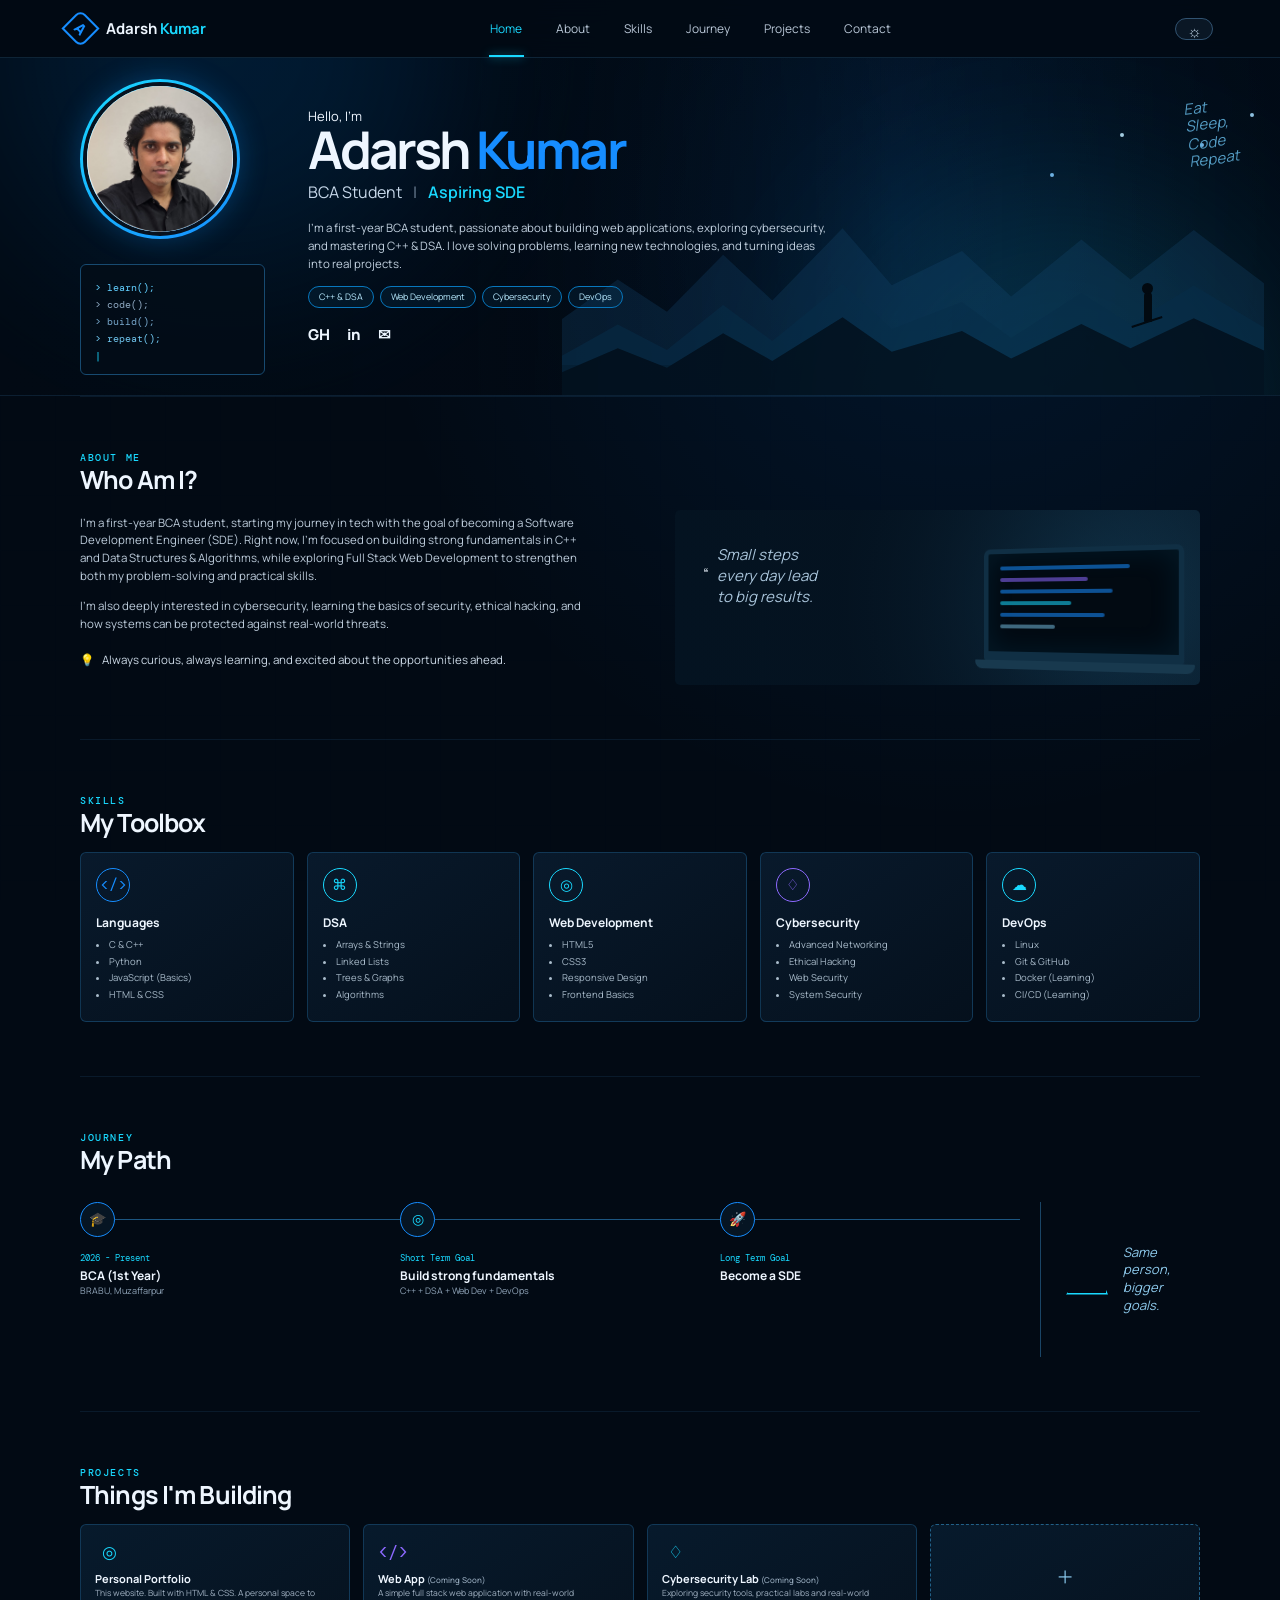
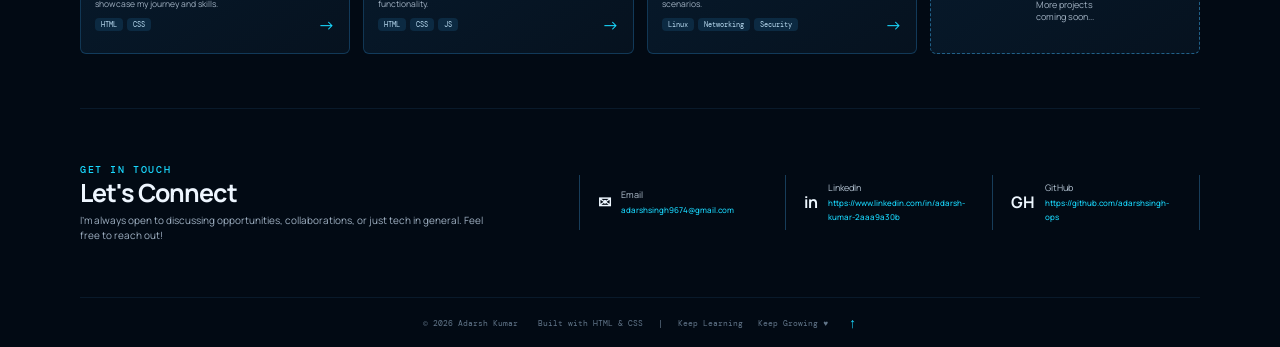
<file: index.html>
<!DOCTYPE html>
<html lang="en">
<head>
    <meta charset="UTF-8">
    <meta name="viewport" content="width=device-width, initial-scale=1.0">
    <title>Adarsh Kumar | Aspiring SDE</title>
    <link rel="stylesheet" href="style.css">
    <link rel="icon" type="image/x-icon" href="favicon.ico">

</head>
<body>
    <!-- NAVBAR -->
    <header class="navbar">
    <a class="logo" href="#home">
    <span class="logo-mark">A</span>
    <span>Adarsh <b>Kumar</b></span>
    </a>

    <nav class="nav-links">
        <a href="#home" class="active">Home</a>
        <a href="#about">About</a>
        <a href="#skills">Skills</a>
        <a href="#journey">Journey</a>
        <a href="#projects">Projects</a>
        <a href="#contact">Contact</a>
    </nav>
    
    <button class="theme-button" type="button">☼</button>
    </header>
    <main>
        <!-- Hero -->
        <section class="hero" id="home">
      <div class="hero-glow glow-one"></div>
      <div class="hero-glow glow-two"></div>

      <div class="hero-inner">
        <div class="hero-photo-wrap">
          <div class="photo-ring">
            <img src="./assets1/adarsh2.jpeg" alt="Adarsh Kumar">
          </div>

          <div class="mini-terminal">
            <span>&gt; learn();</span>
            <span>&gt; code();</span>
            <span>&gt; build();</span>
            <span>&gt; repeat();</span>
            <span class="cursor">|</span>
          </div>
        </div>

            <div class="hero-copy">
          <p class="hello">Hello, I'm</p>
          <h1>Adarsh <span>Kumar</span></h1>
          <p class="role">BCA Student <i>|</i> <strong>Aspiring SDE</strong></p>

          <p class="hero-description">
            I'm a first-year BCA student, passionate about building web applications,
            exploring cybersecurity, and mastering C++ &amp; DSA. I love solving problems,
            learning new technologies, and turning ideas into real projects.
          </p>

          <div class="pill-row">
            <span>C++ &amp; DSA</span>
            <span>Web Development</span>
            <span>Cybersecurity</span>
            <span>DevOps</span>
          </div>

          <div class="social-row">
            <a href="https://github.com/adarshsingh-ops" target="_blank" rel="noopener">GH</a>
            <a href="https://www.linkedin.com/in/adarsh-kumar-2aaa9a30b" target="_blank" rel="noopener">in</a>
            <a href="https://mail.google.com/mail/?view=cm&fs=1&to=adarshsingh9674@gmail.com">✉</a>
          </div>
        </div>

        <div class="mountain-scene" aria-hidden="true">
          <div class="moon"></div>
          <div class="mountain mountain-back"></div>
          <div class="mountain mountain-mid"></div>
          <div class="mountain mountain-front"></div>
          <div class="hiker"></div>
          <div class="scribble">Eat<br>Sleep,<br>Code<br>Repeat</div>
        </div>
      </div>

        </section>
    <!-- ABOUT -->
        <section class="section about" id="about">
      <div class="section-label">ABOUT ME</div>
      <div class="section-title-row">
        <h2>Who Am I?</h2>
      </div>

      <div class="about-grid">
        <div class="about-text">
          <p>
            I'm a first-year BCA student, starting my journey in tech with the goal
            of becoming a Software Development Engineer (SDE). Right now, I'm focused
            on building strong fundamentals in C++ and Data Structures &amp; Algorithms,
            while exploring Full Stack Web Development to strengthen both my
            problem-solving and practical skills.
          </p>

          <p>
            I'm also deeply interested in cybersecurity, learning the basics of
            security, ethical hacking, and how systems can be protected against
            real-world threats.
          </p>

          <p class="highlight-line">
            <span>💡</span>
            Always curious, always learning, and excited about the opportunities ahead.
          </p>
        </div>

        <div class="about-visual">
          <div class="quote-card">
            <span class="quote">“</span>
            <p>Small steps<br>every day lead<br>to big results.</p>
          </div>
          <div class="laptop">
            <div class="laptop-screen">
              <div class="code-line w80"></div>
              <div class="code-line w55"></div>
              <div class="code-line w70"></div>
              <div class="code-line w45"></div>
              <div class="code-line w65"></div>
              <div class="code-line w35"></div>
            </div>
            <div class="laptop-base"></div>
          </div>
        </div>
      </div>
    </section>

    <!-- SKILLS -->
     <section class="section skills" id="skills">
      <div class="section-label">SKILLS</div>
      <h2>My Toolbox</h2>

      <div class="skills-grid">

        <article class="skill-card">
          <div class="skill-icon blue">&lt;/&gt;</div>
          <h3>Languages</h3>
          <ul>
            <li>C &amp; C++</li>
            <li>Python</li>
            <li>JavaScript (Basics)</li>
            <li>HTML &amp; CSS</li>
          </ul>
        </article>

        <article class="skill-card">
          <div class="skill-icon cyan">⌘</div>
          <h3>DSA</h3>
          <ul>
            <li>Arrays &amp; Strings</li>
            <li>Linked Lists</li>
            <li>Trees &amp; Graphs</li>
            <li>Algorithms</li>
          </ul>
        </article>

        <article class="skill-card">
          <div class="skill-icon cyan">◎</div>
          <h3>Web Development</h3>
          <ul>
            <li>HTML5</li>
            <li>CSS3</li>
            <li>Responsive Design</li>
            <li>Frontend Basics</li>
          </ul>
        </article>

        <article class="skill-card">
          <div class="skill-icon purple">♢</div>
          <h3>Cybersecurity</h3>
          <ul>
            <li>Advanced Networking</li>
            <li>Ethical Hacking</li>
            <li>Web Security</li>
            <li>System Security</li>
          </ul>
        </article>

        <article class="skill-card">
          <div class="skill-icon cyan">☁</div>
          <h3>DevOps</h3>
          <ul>
            <li>Linux</li>
            <li>Git &amp; GitHub</li>
            <li>Docker (Learning)</li>
            <li>CI/CD (Learning)</li>
          </ul>
        </article>

      </div>
    </section>

    <!-- JOURNEY -->

    <section class="section journey" id="journey">
      <div class="section-label">JOURNEY</div>
      <h2>My Path</h2>

      <div class="timeline">
        <div class="timeline-line"></div>

        <article class="timeline-item">
          <div class="timeline-icon">🎓</div>
          <p class="timeline-date">2026 - Present</p>
          <h3>BCA (1st Year)</h3>
          <p>BRABU, Muzaffarpur</p>
        </article>

        <article class="timeline-item">
          <div class="timeline-icon">◎</div>
          <p class="timeline-date">Short Term Goal</p>
          <h3>Build strong fundamentals</h3>
          <p>C++ + DSA + Web Dev + DevOps </p>
        </article>

        <article class="timeline-item">
          <div class="timeline-icon">🚀</div>
          <p class="timeline-date">Long Term Goal</p>
          <h3>Become a SDE</h3>
          <p><br></p>
        </article>

        <aside class="journey-note">
          <div class="mountain-mini"></div>
          <p>Same<br>person,<br>bigger<br>goals.</p>
        </aside>
      </div>
    </section>

    <!-- PROJECTS -->
    <section class="section projects" id="projects">
      <div class="section-label">PROJECTS</div>
      <h2>Things I'm Building</h2>

      <div class="project-grid">

        <article class="project-card">
          <div class="project-icon">◎</div>
          <h3>Personal Portfolio</h3>
          <p>This website. Built with HTML &amp; CSS. A personal space to showcase my journey and skills.</p>
          <div class="project-bottom">
            <div class="tags"><span>HTML</span><span>CSS</span></div>
            <a href="#home" aria-label="Portfolio project">→</a>
          </div>
        </article>

        <article class="project-card">
          <div class="project-icon purple-text">&lt;/&gt;</div>
          <h3>Web App <small>(Coming Soon)</small></h3>
          <p>A simple full stack web application with real-world functionality.</p>
          <div class="project-bottom">
            <div class="tags"><span>HTML</span><span>CSS</span><span>JS</span></div>
            <a href="#contact" aria-label="Web app project">→</a>
          </div>
        </article>

        <article class="project-card">
          <div class="project-icon cyan-text">♢</div>
          <h3>Cybersecurity Lab <small>(Coming Soon)</small></h3>
          <p>Exploring security tools, practical labs and real-world scenarios.</p>
          <div class="project-bottom">
            <div class="tags"><span>Linux</span><span>Networking</span><span>Security</span></div>
            <a href="#contact" aria-label="Cybersecurity project">→</a>
          </div>
        </article>

        <article class="project-card more-projects">
          <div class="plus">+</div>
          <p>More projects<br>coming soon...</p>
        </article>

      </div>
    </section>

    <!-- CONTACTS -->

    <section class="section contact" id="contact">
      <div>
        <div class="section-label">GET IN TOUCH</div>
        <h2>Let's Connect</h2>
        <p>
          I'm always open to discussing opportunities, collaborations,
          or just tech in general. Feel free to reach out!
        </p>
      </div>

      <div class="contact-links">
        <a href="https://mail.google.com/mail/?view=cm&fs=1&to=adarshsingh9674@gmail.com">
          <strong>✉</strong>
          <span>Email<br><b>adarshsingh9674@gmail.com</b></span>
        </a>

        <a href="https://www.linkedin.com/in/adarsh-kumar-2aaa9a30b" target="_blank" rel="noopener">
          <strong>in</strong>
          <span>LinkedIn<br><b>https://www.linkedin.com/in/adarsh-kumar-2aaa9a30b</b></span>
        </a>

        <a href="https://github.com/adarshsingh-ops" target="_blank" rel="noopener">
          <strong>GH</strong>
          <span>GitHub<br><b>https://github.com/adarshsingh-ops</b></span>
        </a>
      </div>
    </section>

    <!-- FOOTER -->

    <footer>
    <span>© 2026 Adarsh Kumar</span>
    <span>Built with HTML &amp; CSS &nbsp; | &nbsp; Keep Learning &nbsp; Keep Growing ♥</span>
    <a href="#home">↑</a>
  </footer>
</main>









</body>
</html>
</file>
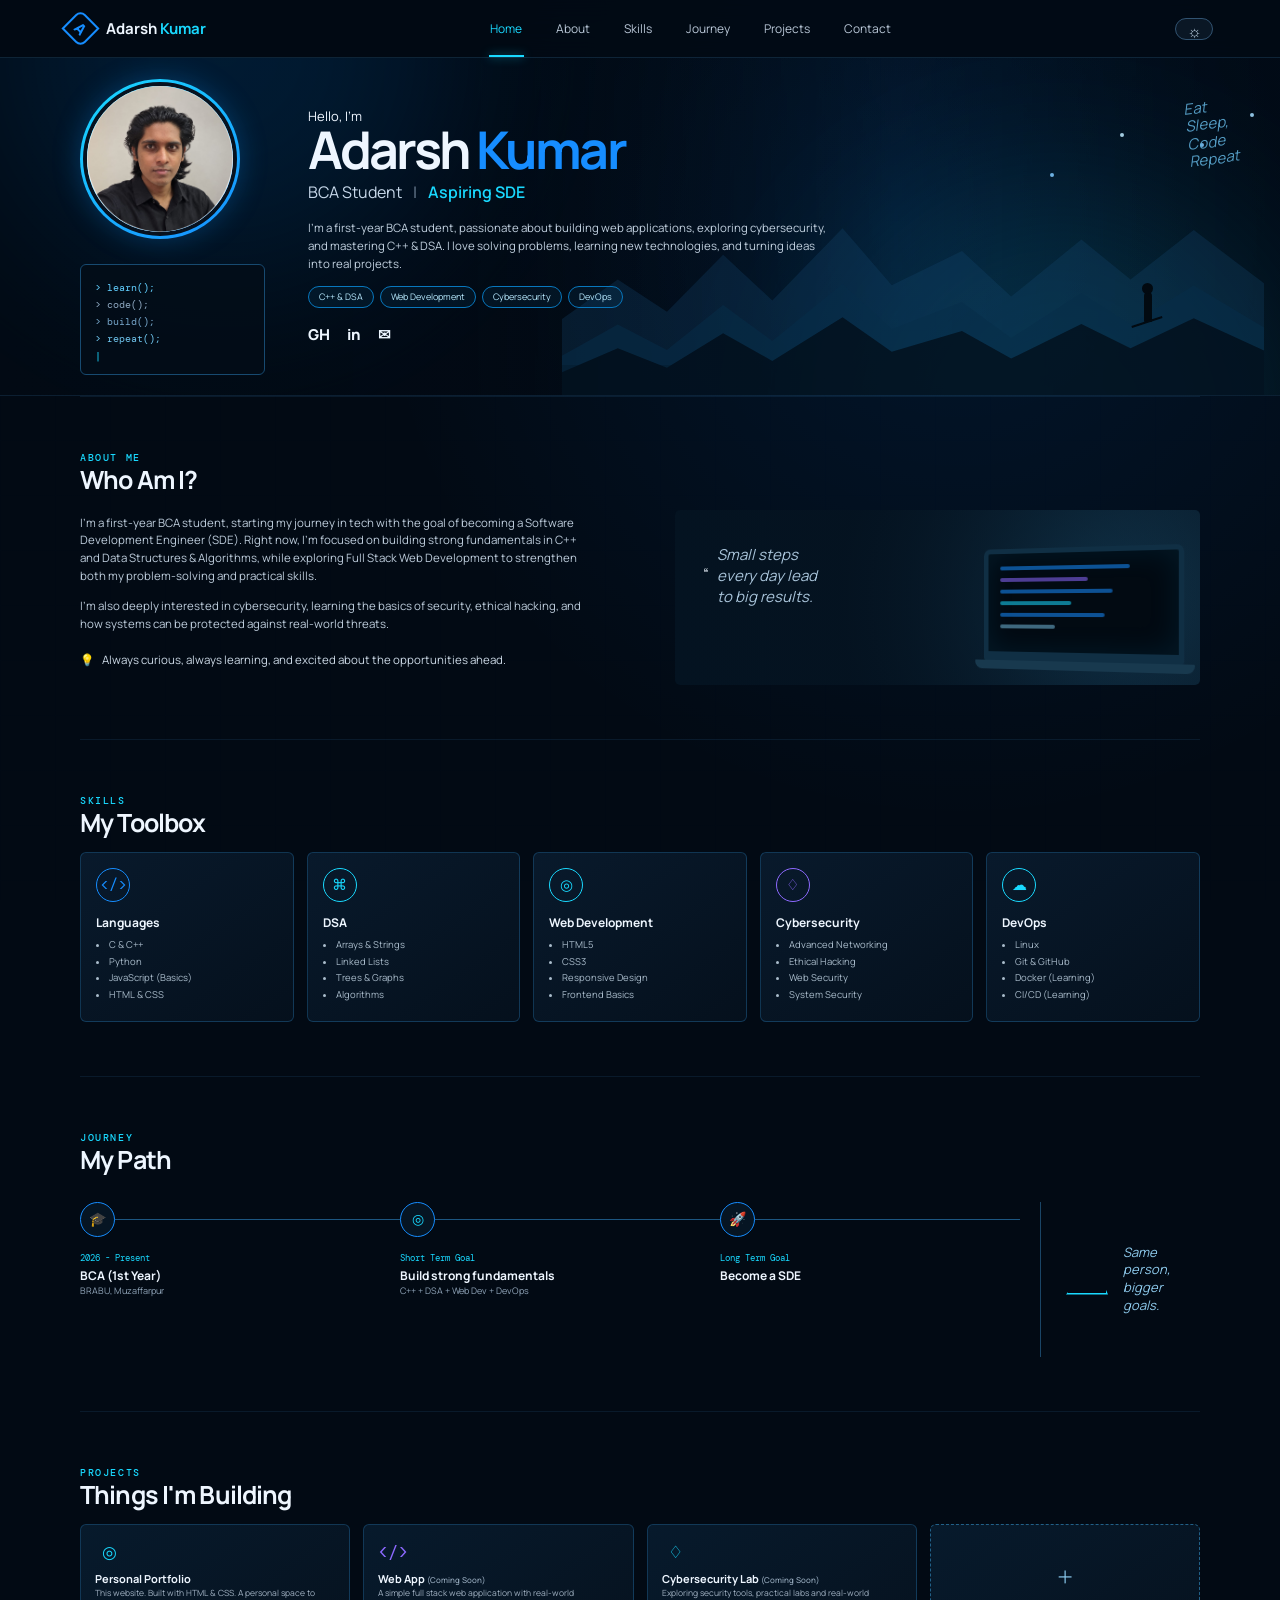
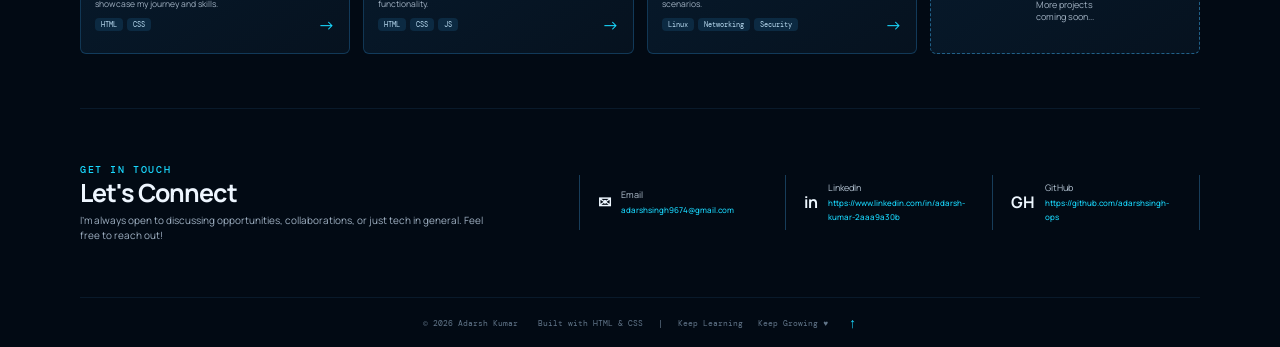
<file: portfolio.html>
<!DOCTYPE html>
<html lang="en">
<head>
    <meta charset="UTF-8">
    <meta name="viewport" content="width=device-width, initial-scale=1.0">
    <title>Adarsh Kumar | Aspiring SDE</title>
    <link rel="stylesheet" href="style4.css">
</head>
<body>
    <!-- NAVBAR -->
    <header class="navbar">
    <a class="logo" href="#home">
    <span class="logo-mark">A</span>
    <span>Adarsh <b>Kumar</b></span>
    </a>

    <nav class="nav-links">
        <a href="#home" class="active">Home</a>
        <a href="#about">About</a>
        <a href="#skills">Skills</a>
        <a href="#journey">Journey</a>
        <a href="#projects">Projects</a>
        <a href="#contact">Contact</a>
    </nav>
    
    <button class="theme-button" type="button">☼</button>
    </header>
    <main>
        <!-- Hero -->
        <section class="hero" id="home">
      <div class="hero-glow glow-one"></div>
      <div class="hero-glow glow-two"></div>

      <div class="hero-inner">
        <div class="hero-photo-wrap">
          <div class="photo-ring">
            <img src="./assets1/adarsh2.jpeg" alt="Adarsh Kumar">
          </div>

          <div class="mini-terminal">
            <span>&gt; learn();</span>
            <span>&gt; code();</span>
            <span>&gt; build();</span>
            <span>&gt; repeat();</span>
            <span class="cursor">|</span>
          </div>
        </div>

            <div class="hero-copy">
          <p class="hello">Hello, I'm</p>
          <h1>Adarsh <span>Kumar</span></h1>
          <p class="role">BCA Student <i>|</i> <strong>Aspiring SDE</strong></p>

          <p class="hero-description">
            I'm a first-year BCA student, passionate about building web applications,
            exploring cybersecurity, and mastering C++ &amp; DSA. I love solving problems,
            learning new technologies, and turning ideas into real projects.
          </p>

          <div class="pill-row">
            <span>C++ &amp; DSA</span>
            <span>Web Development</span>
            <span>Cybersecurity</span>
            <span>DevOps</span>
          </div>

          <div class="social-row">
            <a href="https://github.com/adarshsingh-ops" target="_blank" rel="noopener">GH</a>
            <a href="https://www.linkedin.com/in/adarsh-kumar-2aaa9a30b" target="_blank" rel="noopener">in</a>
            <a href="https://mail.google.com/mail/?view=cm&fs=1&to=adarshsingh9674@gmail.com">✉</a>
          </div>
        </div>

        <div class="mountain-scene" aria-hidden="true">
          <div class="moon"></div>
          <div class="mountain mountain-back"></div>
          <div class="mountain mountain-mid"></div>
          <div class="mountain mountain-front"></div>
          <div class="hiker"></div>
          <div class="scribble">Eat<br>Sleep,<br>Code<br>Repeat</div>
        </div>
      </div>

        </section>
    <!-- ABOUT -->
        <section class="section about" id="about">
      <div class="section-label">ABOUT ME</div>
      <div class="section-title-row">
        <h2>Who Am I?</h2>
      </div>

      <div class="about-grid">
        <div class="about-text">
          <p>
            I'm a first-year BCA student, starting my journey in tech with the goal
            of becoming a Software Development Engineer (SDE). Right now, I'm focused
            on building strong fundamentals in C++ and Data Structures &amp; Algorithms,
            while exploring Full Stack Web Development to strengthen both my
            problem-solving and practical skills.
          </p>

          <p>
            I'm also deeply interested in cybersecurity, learning the basics of
            security, ethical hacking, and how systems can be protected against
            real-world threats.
          </p>

          <p class="highlight-line">
            <span>💡</span>
            Always curious, always learning, and excited about the opportunities ahead.
          </p>
        </div>

        <div class="about-visual">
          <div class="quote-card">
            <span class="quote">“</span>
            <p>Small steps<br>every day lead<br>to big results.</p>
          </div>
          <div class="laptop">
            <div class="laptop-screen">
              <div class="code-line w80"></div>
              <div class="code-line w55"></div>
              <div class="code-line w70"></div>
              <div class="code-line w45"></div>
              <div class="code-line w65"></div>
              <div class="code-line w35"></div>
            </div>
            <div class="laptop-base"></div>
          </div>
        </div>
      </div>
    </section>

    <!-- SKILLS -->
     <section class="section skills" id="skills">
      <div class="section-label">SKILLS</div>
      <h2>My Toolbox</h2>

      <div class="skills-grid">

        <article class="skill-card">
          <div class="skill-icon blue">&lt;/&gt;</div>
          <h3>Languages</h3>
          <ul>
            <li>C &amp; C++</li>
            <li>Python</li>
            <li>JavaScript (Basics)</li>
            <li>HTML &amp; CSS</li>
          </ul>
        </article>

        <article class="skill-card">
          <div class="skill-icon cyan">⌘</div>
          <h3>DSA</h3>
          <ul>
            <li>Arrays &amp; Strings</li>
            <li>Linked Lists</li>
            <li>Trees &amp; Graphs</li>
            <li>Algorithms</li>
          </ul>
        </article>

        <article class="skill-card">
          <div class="skill-icon cyan">◎</div>
          <h3>Web Development</h3>
          <ul>
            <li>HTML5</li>
            <li>CSS3</li>
            <li>Responsive Design</li>
            <li>Frontend Basics</li>
          </ul>
        </article>

        <article class="skill-card">
          <div class="skill-icon purple">♢</div>
          <h3>Cybersecurity</h3>
          <ul>
            <li>Advanced Networking</li>
            <li>Ethical Hacking</li>
            <li>Web Security</li>
            <li>System Security</li>
          </ul>
        </article>

        <article class="skill-card">
          <div class="skill-icon cyan">☁</div>
          <h3>DevOps</h3>
          <ul>
            <li>Linux</li>
            <li>Git &amp; GitHub</li>
            <li>Docker (Learning)</li>
            <li>CI/CD (Learning)</li>
          </ul>
        </article>

      </div>
    </section>

    <!-- JOURNEY -->

    <section class="section journey" id="journey">
      <div class="section-label">JOURNEY</div>
      <h2>My Path</h2>

      <div class="timeline">
        <div class="timeline-line"></div>

        <article class="timeline-item">
          <div class="timeline-icon">🎓</div>
          <p class="timeline-date">2026 - Present</p>
          <h3>BCA (1st Year)</h3>
          <p>BRABU, Muzaffarpur</p>
        </article>

        <article class="timeline-item">
          <div class="timeline-icon">◎</div>
          <p class="timeline-date">Short Term Goal</p>
          <h3>Build strong fundamentals</h3>
          <p>C++ + DSA + Web Dev + DevOps </p>
        </article>

        <article class="timeline-item">
          <div class="timeline-icon">🚀</div>
          <p class="timeline-date">Long Term Goal</p>
          <h3>Become a SDE</h3>
          <p><br></p>
        </article>

        <aside class="journey-note">
          <div class="mountain-mini"></div>
          <p>Same<br>person,<br>bigger<br>goals.</p>
        </aside>
      </div>
    </section>

    <!-- PROJECTS -->
    <section class="section projects" id="projects">
      <div class="section-label">PROJECTS</div>
      <h2>Things I'm Building</h2>

      <div class="project-grid">

        <article class="project-card">
          <div class="project-icon">◎</div>
          <h3>Personal Portfolio</h3>
          <p>This website. Built with HTML &amp; CSS. A personal space to showcase my journey and skills.</p>
          <div class="project-bottom">
            <div class="tags"><span>HTML</span><span>CSS</span></div>
            <a href="#home" aria-label="Portfolio project">→</a>
          </div>
        </article>

        <article class="project-card">
          <div class="project-icon purple-text">&lt;/&gt;</div>
          <h3>Web App <small>(Coming Soon)</small></h3>
          <p>A simple full stack web application with real-world functionality.</p>
          <div class="project-bottom">
            <div class="tags"><span>HTML</span><span>CSS</span><span>JS</span></div>
            <a href="#contact" aria-label="Web app project">→</a>
          </div>
        </article>

        <article class="project-card">
          <div class="project-icon cyan-text">♢</div>
          <h3>Cybersecurity Lab <small>(Coming Soon)</small></h3>
          <p>Exploring security tools, practical labs and real-world scenarios.</p>
          <div class="project-bottom">
            <div class="tags"><span>Linux</span><span>Networking</span><span>Security</span></div>
            <a href="#contact" aria-label="Cybersecurity project">→</a>
          </div>
        </article>

        <article class="project-card more-projects">
          <div class="plus">+</div>
          <p>More projects<br>coming soon...</p>
        </article>

      </div>
    </section>

    <!-- CONTACTS -->

    <section class="section contact" id="contact">
      <div>
        <div class="section-label">GET IN TOUCH</div>
        <h2>Let's Connect</h2>
        <p>
          I'm always open to discussing opportunities, collaborations,
          or just tech in general. Feel free to reach out!
        </p>
      </div>

      <div class="contact-links">
        <a href="https://mail.google.com/mail/?view=cm&fs=1&to=adarshsingh9674@gmail.com">
          <strong>✉</strong>
          <span>Email<br><b>adarshsingh9674@gmail.com</b></span>
        </a>

        <a href="https://www.linkedin.com/in/adarsh-kumar-2aaa9a30b" target="_blank" rel="noopener">
          <strong>in</strong>
          <span>LinkedIn<br><b>https://www.linkedin.com/in/adarsh-kumar-2aaa9a30b</b></span>
        </a>

        <a href="https://github.com/adarshsingh-ops" target="_blank" rel="noopener">
          <strong>GH</strong>
          <span>GitHub<br><b>https://github.com/adarshsingh-ops</b></span>
        </a>
      </div>
    </section>

    <!-- FOOTER -->

    <footer>
    <span>© 2026 Adarsh Kumar</span>
    <span>Built with HTML &amp; CSS &nbsp; | &nbsp; Keep Learning &nbsp; Keep Growing ♥</span>
    <a href="#home">↑</a>
  </footer>
</main>









</body>
</html>
</file>
<file: style.css>
@import url('https://fonts.googleapis.com/css2?family=DM+Mono:wght@400;500&family=Manrope:wght@400;500;600;700;800&display=swap');

:root {
  --bg: #020a14;
  --bg-soft: #06111e;
  --card: #071625;
  --card-2: #091a2b;
  --text: #eef6ff;
  --muted: #a8b8ca;
  --faint: #61748a;
  --line: rgba(68, 160, 226, .22);
  --blue: #168dff;
  --cyan: #19d9ff;
  --purple: #8d69ff;
  --green: #28e7b0;
}

* {
  margin: 0;
  padding: 0;
  box-sizing: border-box;
}

html {
  scroll-behavior: smooth;
}

body {
  min-width: 320px;
  background:
    radial-gradient(circle at 75% 12%, rgba(0, 126, 255, .10), transparent 30%),
    var(--bg);
  color: var(--text);
  font-family: "Manrope", Arial, sans-serif;
  line-height: 1.6;
}

body::before {
  content: "";
  position: fixed;
  inset: 0;
  pointer-events: none;
  opacity: .18;
  background-image:
    linear-gradient(rgba(50, 150, 220, .035) 1px, transparent 1px),
    linear-gradient(90deg, rgba(50, 150, 220, .035) 1px, transparent 1px);
  background-size: 55px 55px;
  z-index: -1;
}

a{
  color: inherit;
  text-decoration: none;
}

button{
  font: inherit;
}

::selection {
  background: var(--cyan);
}

/* Navbar */

.navbar{
  height: 58px;
  padding: 0 5.2vw;
  display: flex;
  align-items: center;
  justify-content: space-between;
  position: sticky;
  top: 0;
  z-index: 100;
  background: rgba(2, 10, 20, .84);
  border-bottom: 1px solid rgba(72, 155, 216, .18);
  backdrop-filter: blur(14px);
}

.logo{
  display: flex;
  align-items: center;
  gap: 12px;
  font-size: 15px;
  font-weight: 700;
}

.logo b{
  color: var(--cyan);
}

.logo-mark{
  width: 27px;
  height: 27px;
  display: grid;
  place-items: center;
  color: var(--blue);
  border: 2px solid var(--blue);
  border-radius: 7px 0 7px 0;
  font-weight: 800;
  transform: rotate(45deg);
}

.logo-mark::first-letter {
  transform: rotate(45deg);
}

.nav-links{
  display: flex;
  gap: 34px;
  height: 100%;
  align-items: center;
}

.nav-links a{
  height: 100%;
  display: grid;
  place-items: center;
  position: relative;
  color: #b9c7d7;
  font-size: 12px;
  transition: color .25 ease;
}

.nav-links a:hover,
.nav-links a.active {
  color: var(--cyan);
}

.nav-links a.active::after{
  content: "";
  position: absolute;
  height: 2px;
  width: 35px;
  bottom: 0;
  background: var(--cyan);
  box-shadow: 0 0 10px rgba(25, 217, 255, .6);
}

.theme-button {
  width: 38px;
  height: 22px;
  border-radius: 99px;
  color: #bcd0e2;
  border: 1px solid #315371;
  background: #0a1725;
  cursor: default;
}

/* GENERAL */

.section {
  width: min(1120px, 90vw);
  margin: auto;
  padding: 54px 0;
  border-top: 1px solid rgba(58, 130, 184, .14);
}

.section-label {
  margin-bottom: 2px;
  color: var(--cyan);
  font: 500 10px "DM Mono", monospace;
  letter-spacing: .16em;
}

h2 {
  font-size: 25px;
  line-height: 1.1;
  letter-spacing: -.035em;
}

.hero {
  min-height: 337px;
  position: relative;
  overflow: hidden;
  border-bottom: 1px solid rgba(58, 130, 184, .18);
  background:
    linear-gradient(90deg, rgba(2,10,20,1) 0%, rgba(2,10,20,.94) 36%, rgba(2,10,20,.40) 70%, rgba(2,10,20,.76) 100%),
    radial-gradient(circle at 70% 50%, rgba(18, 116, 211, .20), transparent 45%);
}

.hero-inner {
  width: min(1120px, 90vw);
  min-height: 337px;
  margin: auto;
  position: relative;
  display: grid;
  grid-template-columns: 210px minmax(360px, 520px) 1fr;
  align-items: center;
  gap: 18px;
}

.hero-glow {
  position: absolute;
  width: 450px;
  height: 450px;
  border-radius: 50%;
  filter: blur(90px);
  opacity: .13;
}

.glow-one {
  left: 0;
  top: -230px;
  background: #008cff;
}

.glow-two {
  right: 0;
  bottom: -250px;
  background: #19d9ff;
}

.hero-photo-wrap {
  align-self: center;
  position: relative;
  z-index: 4;
}

.photo-ring {
  width: 160px;
  height: 160px;
  padding: 3px;
  border-radius: 50%;
  background: linear-gradient(145deg, var(--cyan), var(--blue));
  box-shadow: 0 0 28px rgba(17, 151, 255, .28);
}

.photo-ring img {
  display: block;
  width: 100%;
  height: 100%;
  object-fit: cover;
  object-position: center;
  border: 4px solid #07121f;
  border-radius: 50%;
}

.mini-terminal {
  width: 185px;
  height: 111px;
  margin-top: 25px;
  padding: 14px;
  border: 1px solid #174a70;
  border-radius: 6px;
  background: rgba(3, 13, 24, .82);
  color: #62cfff;
  display: flex;
  flex-direction: column;
  font: 10px/1.7 "DM Mono", monospace;
}

.mini-terminal span:nth-child(2) {
  color: #8fa9c2;
}

.mini-terminal span:nth-child(3) {
  color: #76a6ca;
}

.mini-terminal span:nth-child(4) {
  color: #70c6ef;
}

.cursor {
  color: var(--cyan);
}

.hero-copy {
  position: relative;
  z-index: 5;
}

.hello {
  font-size: 13px;
  margin-bottom: -4px;
}

.hero-copy h1 {
  font-size: clamp(40px, 5vw, 52px);
  letter-spacing: -.055em;
  line-height: 1.05;
}

.hero-copy h1 span {
  color: var(--blue);
}

.role {
  margin-top: 3px;
  color: #c6d7e9;
  font-size: 16px;
}

.role i {
  margin: 0 8px;
  color: #72859a;
  font-style: normal;
}

.role strong {
  color: var(--cyan);
  font-weight: 600;
}

.hero-description {
  max-width: 520px;
  margin: 13px 0;
  color: #c1d0df;
  font-size: 11.5px;
  line-height: 1.55;
}

.pill-row {
  display: flex;
  flex-wrap: wrap;
  gap: 6px;
}

.pill-row span {
  padding: 3px 10px;
  border: 1px solid #0877bd;
  border-radius: 999px;
  color: #b8eaff;
  background: rgba(12, 108, 169, .10);
  font-size: 9px;
}

.social-row {
  display: flex;
  gap: 17px;
  margin-top: 15px;
}

.social-row a {
  color: #edf6ff;
  font-size: 15px;
  font-weight: 800;
  transition: color .2s ease, transform .2s ease;
}

.social-row a:hover {
  color: var(--cyan);
  transform: translateY(-2px);
}

/* CSS Mountain Design */

.mountain-scene {
  position: absolute;
  inset: 0 -5vw 0 43%;
  overflow: hidden;
  opacity: .86;
  z-index: 1;
  pointer-events: none;
}

.moon {
  position: absolute;
  right: 20%;
  top: 75px;
  width: 4px;
  height: 4px;
  border-radius: 50%;
  background: #bdeaff;
  box-shadow:
    80px 10px 0 #7fc9ff,
    130px -20px 0 #a4ddff,
    180px 25px 0 #7fc9ff,
    -70px 40px 0 #7fc9ff;
}

.mountain {
  position: absolute;
  left: 0;
  right: 0;
  bottom: -5px;
  height: 190px;
  clip-path: polygon(
    0 76%, 8% 55%, 15% 72%, 23% 42%, 30% 66%,
    40% 28%, 47% 58%, 57% 40%, 64% 64%, 74% 34%,
    81% 55%, 90% 29%, 100% 57%, 100% 100%, 0 100%
  );
}

.mountain-back {
  background: rgba(24, 78, 119, .30);
  transform: translateY(-35px);
}

.mountain-mid {
  height: 150px;
  background: rgba(8, 47, 76, .66);
  transform: translateY(-8px);
}

.mountain-front {
  height: 115px;
  background: #031321;
}

.hiker {
  position: absolute;
  right: 16%;
  bottom: 73px;
  width: 8px;
  height: 30px;
  border-radius: 8px 8px 2px 2px;
  background: #02070c;
}

.hiker::before {
  content: "";
  position: absolute;
  width: 11px;
  height: 11px;
  left: -1.5px;
  top: -9px;
  border-radius: 50%;
  background: #02070c;
}

.hiker::after {
  content: "";
  position: absolute;
  width: 32px;
  height: 2px;
  left: -13px;
  top: 29px;
  background: #02070c;
  transform: rotate(-18deg);
}

.scribble {
  position: absolute;
  right: 4%;
  top: 40px;
  color: #72cfff;
  font: italic 15px/1.15 "Manrope", sans-serif;
  transform: rotate(-7deg);
  opacity: .85;
}

/* ABOUT */

.about {
  min-height: 294px;
}

.about-grid {
  display: grid;
  grid-template-columns: 1fr 1fr;
  gap: 70px;
  align-items: center;
  margin-top: 16px;
}

.about-text {
  max-width: 510px;
  color: #bdccdb;
  font-size: 11.5px;
  line-height: 1.55;
}

.about-text p {
  margin-bottom: 12px;
}

.highlight-line {
  color: #cbd8e5;
  margin-top: 18px;
}

.highlight-line span {
  margin-right: 6px;
}

.about-visual {
  min-height: 175px;
  position: relative;
  overflow: hidden;
  border-radius: 5px;
  background:
    linear-gradient(90deg, rgba(4, 19, 33, .98) 0%, rgba(4, 19, 33, .78) 40%, rgba(4, 19, 33, .25)),
    radial-gradient(circle at 80% 50%, #17435e, #06111d 60%);
}

.quote-card {
  position: absolute;
  left: 28px;
  top: 34px;
  z-index: 3;
  display: flex;
  align-items: center;
  gap: 8px;
}

.quote-card p {
  color: #a8c3d9;
  font: italic 15px/1.4 "Manrope", sans-serif;
}

.laptop {
  position: absolute;
  width: 205px;
  right: 18px;
  bottom: 14px;
  transform: perspective(500px) rotateY(-13deg);
}

.laptop-screen {
  height: 115px;
  padding: 13px;
  border: 5px solid #102f44;
  border-bottom-width: 9px;
  border-radius: 7px 7px 2px 2px;
  background: #020a12;
  box-shadow: inset 0 0 30px rgba(24, 163, 232, .10);
}

.code-line {
  height: 4px;
  margin-bottom: 8px;
  border-radius: 4px;
  background: #168dff;
  opacity: .55;
}

.w80 { width: 80%; }
.w55 { width: 55%; background: #8d69ff; }
.w70 { width: 70%; }
.w45 { width: 45%; background: var(--cyan); }
.w65 { width: 65%; }
.w35 { width: 35%; background: #72b7d8; }

.laptop-base {
  width: 225px;
  height: 9px;
  margin-left: -10px;
  border-radius: 2px 2px 12px 12px;
  background: #18394e;
}

/* SKILLS */

.skills {
  min-height: 270px;
}

.skills > h2 {
  margin-bottom: 16px;
}

.skills-grid {
  display: grid;
  grid-template-columns: repeat(5, 1fr);
  gap: 13px;
}

.skill-card {
  min-height: 170px;
  padding: 15px;
  border: 1px solid rgba(39, 123, 184, .34);
  border-radius: 6px;
  background:
    linear-gradient(145deg, rgba(9, 27, 45, .95), rgba(5, 17, 29, .95));
  transition: transform .2s ease, border-color .2s ease;
}

.skill-card:hover {
  transform: translateY(-4px);
  border-color: rgba(25, 217, 255, .55);
}

.skill-icon {
  width: 34px;
  height: 34px;
  margin-bottom: 11px;
  display: grid;
  place-items: center;
  border-radius: 50%;
  border: 1px solid currentColor;
  font: 15px "DM Mono", monospace;
}

.skill-icon.blue { color: #168dff; }
.skill-icon.cyan { color: #19d9ff; }
.skill-icon.purple { color: #8d69ff; }

.skill-card h3 {
  font-size: 12px;
  margin-bottom: 5px;
}

.skill-card ul {
  padding-left: 13px;
  color: #aabccc;
  font-size: 9.5px;
  line-height: 1.75;
}

/* JOURNEY */

.timeline {
  min-height: 155px;
  margin-top: 28px;
  display: grid;
  grid-template-columns: 1fr 1fr 1fr 160px;
  gap: 20px;
  position: relative;
}

.timeline-line {
  position: absolute;
  top: 17px;
  left: 22px;
  right: 180px;
  height: 1px;
  background: #1c5681;
}

.timeline-item {
  position: relative;
  padding-top: 50px;
}

.timeline-icon {
  position: absolute;
  top: 0;
  left: 0;
  width: 35px;
  height: 35px;
  display: grid;
  place-items: center;
  border: 1px solid #168dff;
  border-radius: 50%;
  background: #061523;
  color: var(--cyan);
  font-size: 14px;
}

.timeline-date {
  color: var(--cyan);
  font: 9px "DM Mono", monospace;
  margin-bottom: 4px;
}

.timeline-item h3 {
  font-size: 12px;
  line-height: 1.35;
}

.timeline-item > p:last-child {
  color: #91a5b9;
  font-size: 9px;
  line-height: 1.45;
}

.journey-note {
  min-height: 135px;
  padding-left: 25px;
  border-left: 1px solid #1a4566;
  color: #8dc9eb;
  display: flex;
  align-items: center;
  gap: 15px;
}

.journey-note p {
  font-style: italic;
  font-size: 13px;
  line-height: 1.35;
}

.mountain-mini {
  width: 42px;
  height: 31px;
  clip-path: polygon(0 100%, 43% 30%, 59% 57%, 73% 15%, 100% 100%);
  border: 2px solid var(--cyan);
  background: transparent;
}

/* PROJECTS */

.projects h2 {
  margin-bottom: 16px;
}

.project-grid {
  display: grid;
  grid-template-columns: repeat(4, 1fr);
  gap: 13px;
}

.project-card {
  min-height: 128px;
  padding: 14px;
  display: flex;
  flex-direction: column;
  border: 1px solid rgba(39, 123, 184, .34);
  border-radius: 6px;
  background: linear-gradient(145deg, #071a2c, #06121f);
  transition: transform .2s ease, border-color .2s ease;
}

.project-card:hover {
  transform: translateY(-3px);
  border-color: #167fbd;
}

.project-icon {
  width: 28px;
  height: 28px;
  display: grid;
  place-items: center;
  color: var(--cyan);
  font-family: "DM Mono", monospace;
  font-size: 17px;
}

.purple-text { color: var(--purple); }
.cyan-text { color: var(--cyan); }

.project-card h3 {
  margin-top: 3px;
  font-size: 11px;
}

.project-card h3 small {
  color: #9bafc2;
  font-size: 8px;
  font-weight: 500;
}

.project-card > p {
  color: #a2b2c3;
  font-size: 8.5px;
  line-height: 1.4;
}

.project-bottom {
  margin-top: auto;
  display: flex;
  align-items: center;
  justify-content: space-between;
}

.tags {
  display: flex;
  gap: 4px;
  flex-wrap: wrap;
}

.tags span {
  padding: 2px 6px;
  border-radius: 4px;
  background: #0c2a42;
  color: #b7d9ef;
  font: 7px "DM Mono", monospace;
}

.project-bottom a {
  color: var(--cyan);
  font-size: 17px;
}

.more-projects {
  border-style: dashed;
  border-color: #216088;
  align-items: center;
  justify-content: center;
  text-align: center;
  color: #8ea5ba;
}


.more-projects .plus {
  font-size: 28px;
  font-weight: 200;
  color: #8cccf0;
}

.more-projects p {
  font-size: 9px;
}

/* CONTACT */

.contact {
  display: grid;
  grid-template-columns: 1fr 1.45fr;
  align-items: center;
  gap: 70px;
}

.contact h2 {
  margin: 3px 0 7px;
}

.contact > div:first-child > p {
  max-width: 420px;
  color: #9fb0c2;
  font-size: 10px;
  line-height: 1.5;
}

.contact-links {
  display: grid;
  grid-template-columns: repeat(3, 1fr);
  border-left: 1px solid #173d5a;
}

.contact-links a {
  min-height: 55px;
  padding: 0 18px;
  display: flex;
  gap: 10px;
  align-items: center;
  border-right: 1px solid #173d5a;
  color: #b5c4d3;
  font-size: 9px;
}

.contact-links a:hover {
  color: var(--cyan);
}

.contact-links strong {
  font-size: 16px;
  color: #eef7ff;
}

.contact-links b {
  color: var(--cyan);
  font-size: 8px;
  font-weight: 500;
}

/* FOOTER */

footer {
  width: min(1120px, 90vw);
  min-height: 50px;
  margin: auto;
  border-top: 1px solid rgba(58, 130, 184, .14);
  display: flex;
  align-items: center;
  justify-content: center;
  gap: 20px;
  color: #62768a;
  font: 8px "DM Mono", monospace;
}

footer a {
  color: var(--cyan);
  font-size: 14px;
}


/* RESPONSIVE PART STILL NEEDS TO BE ADDED BUT I DON'T KNOW IT YET ! */
</file>
<file: style4.css>
@import url('https://fonts.googleapis.com/css2?family=DM+Mono:wght@400;500&family=Manrope:wght@400;500;600;700;800&display=swap');

:root {
  --bg: #020a14;
  --bg-soft: #06111e;
  --card: #071625;
  --card-2: #091a2b;
  --text: #eef6ff;
  --muted: #a8b8ca;
  --faint: #61748a;
  --line: rgba(68, 160, 226, .22);
  --blue: #168dff;
  --cyan: #19d9ff;
  --purple: #8d69ff;
  --green: #28e7b0;
}

* {
  margin: 0;
  padding: 0;
  box-sizing: border-box;
}

html {
  scroll-behavior: smooth;
}

body {
  min-width: 320px;
  background:
    radial-gradient(circle at 75% 12%, rgba(0, 126, 255, .10), transparent 30%),
    var(--bg);
  color: var(--text);
  font-family: "Manrope", Arial, sans-serif;
  line-height: 1.6;
}

body::before {
  content: "";
  position: fixed;
  inset: 0;
  pointer-events: none;
  opacity: .18;
  background-image:
    linear-gradient(rgba(50, 150, 220, .035) 1px, transparent 1px),
    linear-gradient(90deg, rgba(50, 150, 220, .035) 1px, transparent 1px);
  background-size: 55px 55px;
  z-index: -1;
}

a{
  color: inherit;
  text-decoration: none;
}

button{
  font: inherit;
}

::selection {
  background: var(--cyan);
}

/* Navbar */

.navbar{
  height: 58px;
  padding: 0 5.2vw;
  display: flex;
  align-items: center;
  justify-content: space-between;
  position: sticky;
  top: 0;
  z-index: 100;
  background: rgba(2, 10, 20, .84);
  border-bottom: 1px solid rgba(72, 155, 216, .18);
  backdrop-filter: blur(14px);
}

.logo{
  display: flex;
  align-items: center;
  gap: 12px;
  font-size: 15px;
  font-weight: 700;
}

.logo b{
  color: var(--cyan);
}

.logo-mark{
  width: 27px;
  height: 27px;
  display: grid;
  place-items: center;
  color: var(--blue);
  border: 2px solid var(--blue);
  border-radius: 7px 0 7px 0;
  font-weight: 800;
  transform: rotate(45deg);
}

.logo-mark::first-letter {
  transform: rotate(45deg);
}

.nav-links{
  display: flex;
  gap: 34px;
  height: 100%;
  align-items: center;
}

.nav-links a{
  height: 100%;
  display: grid;
  place-items: center;
  position: relative;
  color: #b9c7d7;
  font-size: 12px;
  transition: color .25 ease;
}

.nav-links a:hover,
.nav-links a.active {
  color: var(--cyan);
}

.nav-links a.active::after{
  content: "";
  position: absolute;
  height: 2px;
  width: 35px;
  bottom: 0;
  background: var(--cyan);
  box-shadow: 0 0 10px rgba(25, 217, 255, .6);
}

.theme-button {
  width: 38px;
  height: 22px;
  border-radius: 99px;
  color: #bcd0e2;
  border: 1px solid #315371;
  background: #0a1725;
  cursor: default;
}

/* GENERAL */

.section {
  width: min(1120px, 90vw);
  margin: auto;
  padding: 54px 0;
  border-top: 1px solid rgba(58, 130, 184, .14);
}

.section-label {
  margin-bottom: 2px;
  color: var(--cyan);
  font: 500 10px "DM Mono", monospace;
  letter-spacing: .16em;
}

h2 {
  font-size: 25px;
  line-height: 1.1;
  letter-spacing: -.035em;
}

.hero {
  min-height: 337px;
  position: relative;
  overflow: hidden;
  border-bottom: 1px solid rgba(58, 130, 184, .18);
  background:
    linear-gradient(90deg, rgba(2,10,20,1) 0%, rgba(2,10,20,.94) 36%, rgba(2,10,20,.40) 70%, rgba(2,10,20,.76) 100%),
    radial-gradient(circle at 70% 50%, rgba(18, 116, 211, .20), transparent 45%);
}

.hero-inner {
  width: min(1120px, 90vw);
  min-height: 337px;
  margin: auto;
  position: relative;
  display: grid;
  grid-template-columns: 210px minmax(360px, 520px) 1fr;
  align-items: center;
  gap: 18px;
}

.hero-glow {
  position: absolute;
  width: 450px;
  height: 450px;
  border-radius: 50%;
  filter: blur(90px);
  opacity: .13;
}

.glow-one {
  left: 0;
  top: -230px;
  background: #008cff;
}

.glow-two {
  right: 0;
  bottom: -250px;
  background: #19d9ff;
}

.hero-photo-wrap {
  align-self: center;
  position: relative;
  z-index: 4;
}

.photo-ring {
  width: 160px;
  height: 160px;
  padding: 3px;
  border-radius: 50%;
  background: linear-gradient(145deg, var(--cyan), var(--blue));
  box-shadow: 0 0 28px rgba(17, 151, 255, .28);
}

.photo-ring img {
  display: block;
  width: 100%;
  height: 100%;
  object-fit: cover;
  object-position: center;
  border: 4px solid #07121f;
  border-radius: 50%;
}

.mini-terminal {
  width: 185px;
  height: 111px;
  margin-top: 25px;
  padding: 14px;
  border: 1px solid #174a70;
  border-radius: 6px;
  background: rgba(3, 13, 24, .82);
  color: #62cfff;
  display: flex;
  flex-direction: column;
  font: 10px/1.7 "DM Mono", monospace;
}

.mini-terminal span:nth-child(2) {
  color: #8fa9c2;
}

.mini-terminal span:nth-child(3) {
  color: #76a6ca;
}

.mini-terminal span:nth-child(4) {
  color: #70c6ef;
}

.cursor {
  color: var(--cyan);
}

.hero-copy {
  position: relative;
  z-index: 5;
}

.hello {
  font-size: 13px;
  margin-bottom: -4px;
}

.hero-copy h1 {
  font-size: clamp(40px, 5vw, 52px);
  letter-spacing: -.055em;
  line-height: 1.05;
}

.hero-copy h1 span {
  color: var(--blue);
}

.role {
  margin-top: 3px;
  color: #c6d7e9;
  font-size: 16px;
}

.role i {
  margin: 0 8px;
  color: #72859a;
  font-style: normal;
}

.role strong {
  color: var(--cyan);
  font-weight: 600;
}

.hero-description {
  max-width: 520px;
  margin: 13px 0;
  color: #c1d0df;
  font-size: 11.5px;
  line-height: 1.55;
}

.pill-row {
  display: flex;
  flex-wrap: wrap;
  gap: 6px;
}

.pill-row span {
  padding: 3px 10px;
  border: 1px solid #0877bd;
  border-radius: 999px;
  color: #b8eaff;
  background: rgba(12, 108, 169, .10);
  font-size: 9px;
}

.social-row {
  display: flex;
  gap: 17px;
  margin-top: 15px;
}

.social-row a {
  color: #edf6ff;
  font-size: 15px;
  font-weight: 800;
  transition: color .2s ease, transform .2s ease;
}

.social-row a:hover {
  color: var(--cyan);
  transform: translateY(-2px);
}

/* CSS Mountain Design */

.mountain-scene {
  position: absolute;
  inset: 0 -5vw 0 43%;
  overflow: hidden;
  opacity: .86;
  z-index: 1;
  pointer-events: none;
}

.moon {
  position: absolute;
  right: 20%;
  top: 75px;
  width: 4px;
  height: 4px;
  border-radius: 50%;
  background: #bdeaff;
  box-shadow:
    80px 10px 0 #7fc9ff,
    130px -20px 0 #a4ddff,
    180px 25px 0 #7fc9ff,
    -70px 40px 0 #7fc9ff;
}

.mountain {
  position: absolute;
  left: 0;
  right: 0;
  bottom: -5px;
  height: 190px;
  clip-path: polygon(
    0 76%, 8% 55%, 15% 72%, 23% 42%, 30% 66%,
    40% 28%, 47% 58%, 57% 40%, 64% 64%, 74% 34%,
    81% 55%, 90% 29%, 100% 57%, 100% 100%, 0 100%
  );
}

.mountain-back {
  background: rgba(24, 78, 119, .30);
  transform: translateY(-35px);
}

.mountain-mid {
  height: 150px;
  background: rgba(8, 47, 76, .66);
  transform: translateY(-8px);
}

.mountain-front {
  height: 115px;
  background: #031321;
}

.hiker {
  position: absolute;
  right: 16%;
  bottom: 73px;
  width: 8px;
  height: 30px;
  border-radius: 8px 8px 2px 2px;
  background: #02070c;
}

.hiker::before {
  content: "";
  position: absolute;
  width: 11px;
  height: 11px;
  left: -1.5px;
  top: -9px;
  border-radius: 50%;
  background: #02070c;
}

.hiker::after {
  content: "";
  position: absolute;
  width: 32px;
  height: 2px;
  left: -13px;
  top: 29px;
  background: #02070c;
  transform: rotate(-18deg);
}

.scribble {
  position: absolute;
  right: 4%;
  top: 40px;
  color: #72cfff;
  font: italic 15px/1.15 "Manrope", sans-serif;
  transform: rotate(-7deg);
  opacity: .85;
}

/* ABOUT */

.about {
  min-height: 294px;
}

.about-grid {
  display: grid;
  grid-template-columns: 1fr 1fr;
  gap: 70px;
  align-items: center;
  margin-top: 16px;
}

.about-text {
  max-width: 510px;
  color: #bdccdb;
  font-size: 11.5px;
  line-height: 1.55;
}

.about-text p {
  margin-bottom: 12px;
}

.highlight-line {
  color: #cbd8e5;
  margin-top: 18px;
}

.highlight-line span {
  margin-right: 6px;
}

.about-visual {
  min-height: 175px;
  position: relative;
  overflow: hidden;
  border-radius: 5px;
  background:
    linear-gradient(90deg, rgba(4, 19, 33, .98) 0%, rgba(4, 19, 33, .78) 40%, rgba(4, 19, 33, .25)),
    radial-gradient(circle at 80% 50%, #17435e, #06111d 60%);
}

.quote-card {
  position: absolute;
  left: 28px;
  top: 34px;
  z-index: 3;
  display: flex;
  align-items: center;
  gap: 8px;
}

.quote-card p {
  color: #a8c3d9;
  font: italic 15px/1.4 "Manrope", sans-serif;
}

.laptop {
  position: absolute;
  width: 205px;
  right: 18px;
  bottom: 14px;
  transform: perspective(500px) rotateY(-13deg);
}

.laptop-screen {
  height: 115px;
  padding: 13px;
  border: 5px solid #102f44;
  border-bottom-width: 9px;
  border-radius: 7px 7px 2px 2px;
  background: #020a12;
  box-shadow: inset 0 0 30px rgba(24, 163, 232, .10);
}

.code-line {
  height: 4px;
  margin-bottom: 8px;
  border-radius: 4px;
  background: #168dff;
  opacity: .55;
}

.w80 { width: 80%; }
.w55 { width: 55%; background: #8d69ff; }
.w70 { width: 70%; }
.w45 { width: 45%; background: var(--cyan); }
.w65 { width: 65%; }
.w35 { width: 35%; background: #72b7d8; }

.laptop-base {
  width: 225px;
  height: 9px;
  margin-left: -10px;
  border-radius: 2px 2px 12px 12px;
  background: #18394e;
}

/* SKILLS */

.skills {
  min-height: 270px;
}

.skills > h2 {
  margin-bottom: 16px;
}

.skills-grid {
  display: grid;
  grid-template-columns: repeat(5, 1fr);
  gap: 13px;
}

.skill-card {
  min-height: 170px;
  padding: 15px;
  border: 1px solid rgba(39, 123, 184, .34);
  border-radius: 6px;
  background:
    linear-gradient(145deg, rgba(9, 27, 45, .95), rgba(5, 17, 29, .95));
  transition: transform .2s ease, border-color .2s ease;
}

.skill-card:hover {
  transform: translateY(-4px);
  border-color: rgba(25, 217, 255, .55);
}

.skill-icon {
  width: 34px;
  height: 34px;
  margin-bottom: 11px;
  display: grid;
  place-items: center;
  border-radius: 50%;
  border: 1px solid currentColor;
  font: 15px "DM Mono", monospace;
}

.skill-icon.blue { color: #168dff; }
.skill-icon.cyan { color: #19d9ff; }
.skill-icon.purple { color: #8d69ff; }

.skill-card h3 {
  font-size: 12px;
  margin-bottom: 5px;
}

.skill-card ul {
  padding-left: 13px;
  color: #aabccc;
  font-size: 9.5px;
  line-height: 1.75;
}

/* JOURNEY */

.timeline {
  min-height: 155px;
  margin-top: 28px;
  display: grid;
  grid-template-columns: 1fr 1fr 1fr 160px;
  gap: 20px;
  position: relative;
}

.timeline-line {
  position: absolute;
  top: 17px;
  left: 22px;
  right: 180px;
  height: 1px;
  background: #1c5681;
}

.timeline-item {
  position: relative;
  padding-top: 50px;
}

.timeline-icon {
  position: absolute;
  top: 0;
  left: 0;
  width: 35px;
  height: 35px;
  display: grid;
  place-items: center;
  border: 1px solid #168dff;
  border-radius: 50%;
  background: #061523;
  color: var(--cyan);
  font-size: 14px;
}

.timeline-date {
  color: var(--cyan);
  font: 9px "DM Mono", monospace;
  margin-bottom: 4px;
}

.timeline-item h3 {
  font-size: 12px;
  line-height: 1.35;
}

.timeline-item > p:last-child {
  color: #91a5b9;
  font-size: 9px;
  line-height: 1.45;
}

.journey-note {
  min-height: 135px;
  padding-left: 25px;
  border-left: 1px solid #1a4566;
  color: #8dc9eb;
  display: flex;
  align-items: center;
  gap: 15px;
}

.journey-note p {
  font-style: italic;
  font-size: 13px;
  line-height: 1.35;
}

.mountain-mini {
  width: 42px;
  height: 31px;
  clip-path: polygon(0 100%, 43% 30%, 59% 57%, 73% 15%, 100% 100%);
  border: 2px solid var(--cyan);
  background: transparent;
}

/* PROJECTS */

.projects h2 {
  margin-bottom: 16px;
}

.project-grid {
  display: grid;
  grid-template-columns: repeat(4, 1fr);
  gap: 13px;
}

.project-card {
  min-height: 128px;
  padding: 14px;
  display: flex;
  flex-direction: column;
  border: 1px solid rgba(39, 123, 184, .34);
  border-radius: 6px;
  background: linear-gradient(145deg, #071a2c, #06121f);
  transition: transform .2s ease, border-color .2s ease;
}

.project-card:hover {
  transform: translateY(-3px);
  border-color: #167fbd;
}

.project-icon {
  width: 28px;
  height: 28px;
  display: grid;
  place-items: center;
  color: var(--cyan);
  font-family: "DM Mono", monospace;
  font-size: 17px;
}

.purple-text { color: var(--purple); }
.cyan-text { color: var(--cyan); }

.project-card h3 {
  margin-top: 3px;
  font-size: 11px;
}

.project-card h3 small {
  color: #9bafc2;
  font-size: 8px;
  font-weight: 500;
}

.project-card > p {
  color: #a2b2c3;
  font-size: 8.5px;
  line-height: 1.4;
}

.project-bottom {
  margin-top: auto;
  display: flex;
  align-items: center;
  justify-content: space-between;
}

.tags {
  display: flex;
  gap: 4px;
  flex-wrap: wrap;
}

.tags span {
  padding: 2px 6px;
  border-radius: 4px;
  background: #0c2a42;
  color: #b7d9ef;
  font: 7px "DM Mono", monospace;
}

.project-bottom a {
  color: var(--cyan);
  font-size: 17px;
}

.more-projects {
  border-style: dashed;
  border-color: #216088;
  align-items: center;
  justify-content: center;
  text-align: center;
  color: #8ea5ba;
}


.more-projects .plus {
  font-size: 28px;
  font-weight: 200;
  color: #8cccf0;
}

.more-projects p {
  font-size: 9px;
}

/* CONTACT */

.contact {
  display: grid;
  grid-template-columns: 1fr 1.45fr;
  align-items: center;
  gap: 70px;
}

.contact h2 {
  margin: 3px 0 7px;
}

.contact > div:first-child > p {
  max-width: 420px;
  color: #9fb0c2;
  font-size: 10px;
  line-height: 1.5;
}

.contact-links {
  display: grid;
  grid-template-columns: repeat(3, 1fr);
  border-left: 1px solid #173d5a;
}

.contact-links a {
  min-height: 55px;
  padding: 0 18px;
  display: flex;
  gap: 10px;
  align-items: center;
  border-right: 1px solid #173d5a;
  color: #b5c4d3;
  font-size: 9px;
}

.contact-links a:hover {
  color: var(--cyan);
}

.contact-links strong {
  font-size: 16px;
  color: #eef7ff;
}

.contact-links b {
  color: var(--cyan);
  font-size: 8px;
  font-weight: 500;
}

/* FOOTER */

footer {
  width: min(1120px, 90vw);
  min-height: 50px;
  margin: auto;
  border-top: 1px solid rgba(58, 130, 184, .14);
  display: flex;
  align-items: center;
  justify-content: center;
  gap: 20px;
  color: #62768a;
  font: 8px "DM Mono", monospace;
}

footer a {
  color: var(--cyan);
  font-size: 14px;
}


/* RESPONSIVE PART STILL NEEDS TO BE ADDED BUT I DON'T KNOW IT YET ! */
</file>
